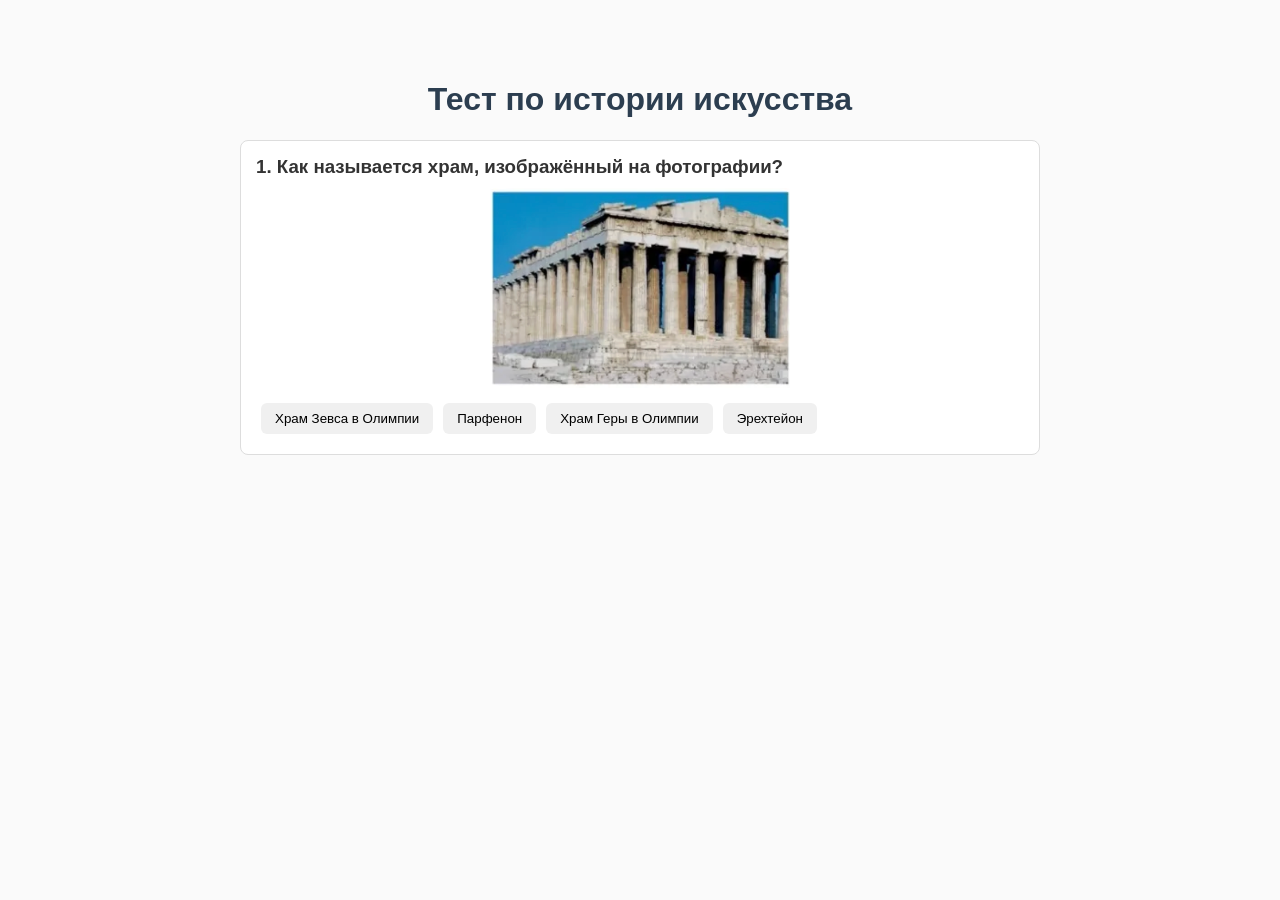
<file: art-lectures-quiz.html>
<!DOCTYPE html>
<html lang="ru">
<head>
  <meta charset="UTF-8">
  <meta name="viewport" content="width=device-width, initial-scale=1, viewport-fit=cover" />
  <title>Тест — История искусства</title>
  <link rel="stylesheet" href="style.css">
</head>
<body>
  <h1>Тест по истории искусства</h1>
  <div id="quiz"></div>
  <div id="info"></div>
  <script src="script.js"></script>
  <script>
    const params = new URLSearchParams(window.location.search);
    const topic = params.get("topic") || "all";
    startArtHistoryQuiz(topic);
  </script>
</body>
</html>
</file>
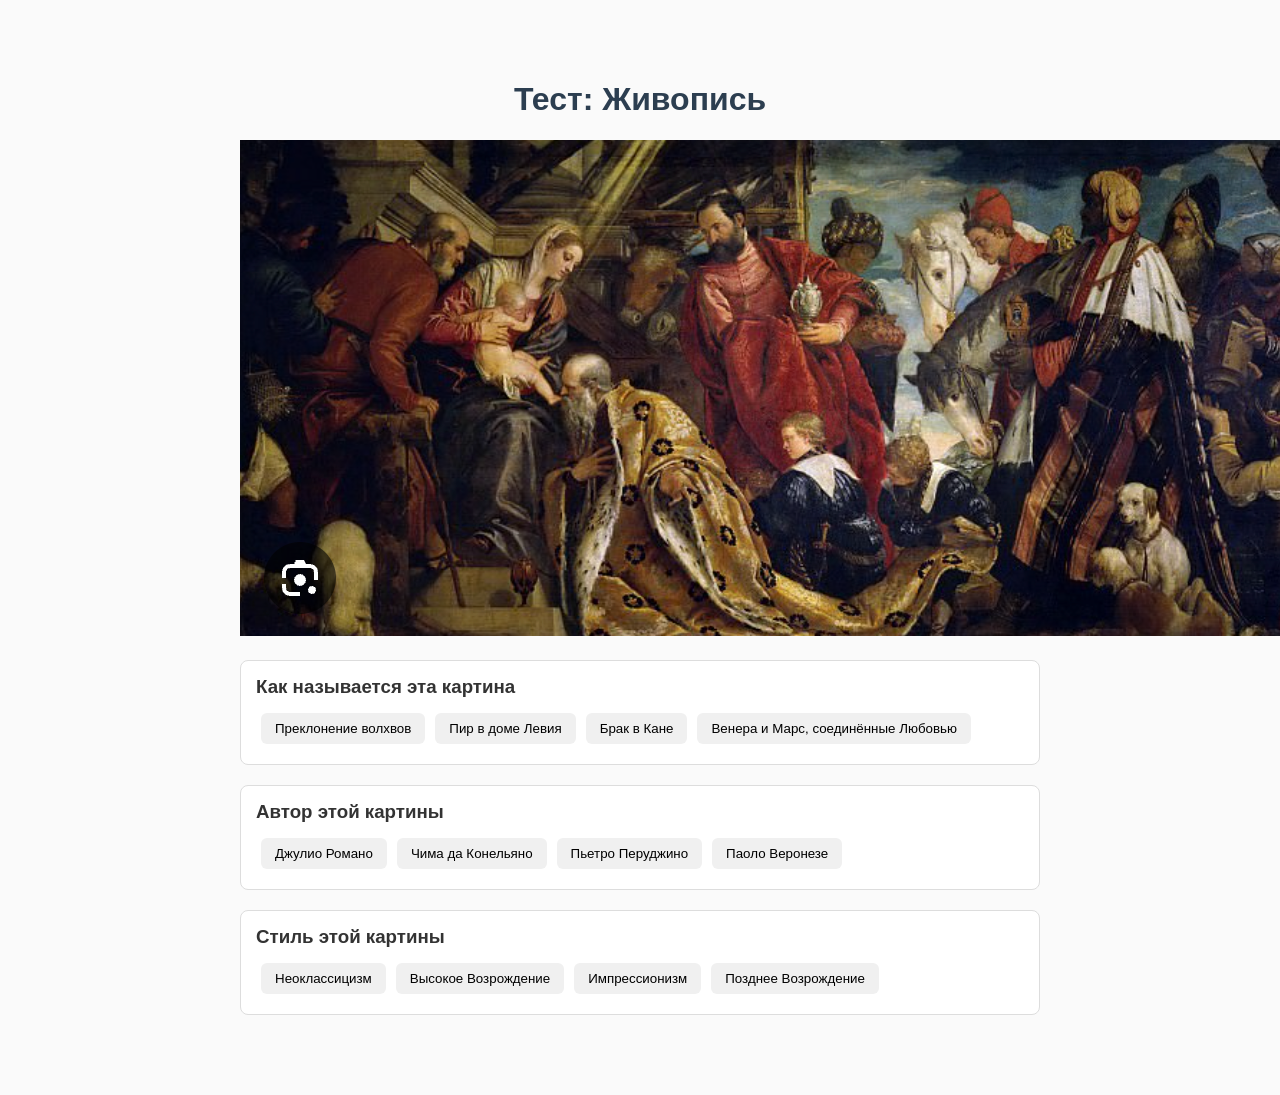
<file: art-paintings.html>
<!DOCTYPE html>
<html lang="ru">
<head>
  <meta charset="UTF-8">
  <meta name="viewport" content="width=device-width, initial-scale=1, viewport-fit=cover" />
  <title>Живопись — Studying Quiz</title>
  <link rel="stylesheet" href="style.css">
</head>
<body>
  <h1>Тест: Живопись</h1>
  <div id="quiz"></div>
  <div id="info"></div>
  <script src="script.js"></script>
  <script>
    startArtQuiz(); // запускаем логику для картин
  </script>
</body>
</html>
</file>
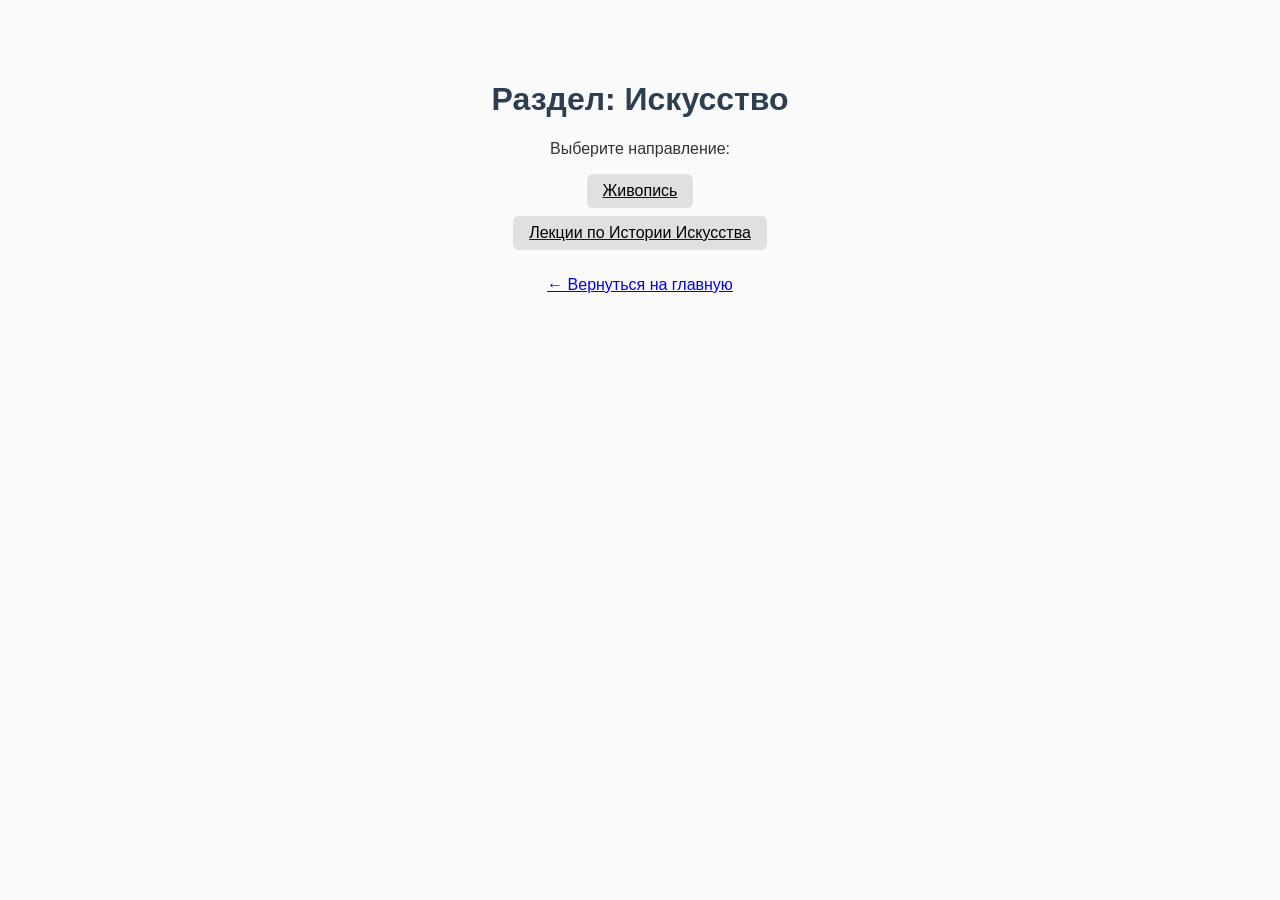
<file: art.html>
<!DOCTYPE html>
<html lang="ru">
<head>
  <meta charset="UTF-8">
  <meta name="viewport" content="width=device-width, initial-scale=1, viewport-fit=cover" />
  <title>Искусство — Studying Quiz</title>
  <link rel="stylesheet" href="style.css">
</head>
<body>
  <h1>Раздел: Искусство</h1>
  <p>Выберите направление:</p>
  <div class="menu">
    <a href="art-paintings.html"><button>Живопись</button></a>
    <a href="art-lectures.html"><button>Лекции по Истории Искусства</button></a>
  </div>
  <br>
  <a href="index.html">← Вернуться на главную</a>
</body>
</html>
</file>
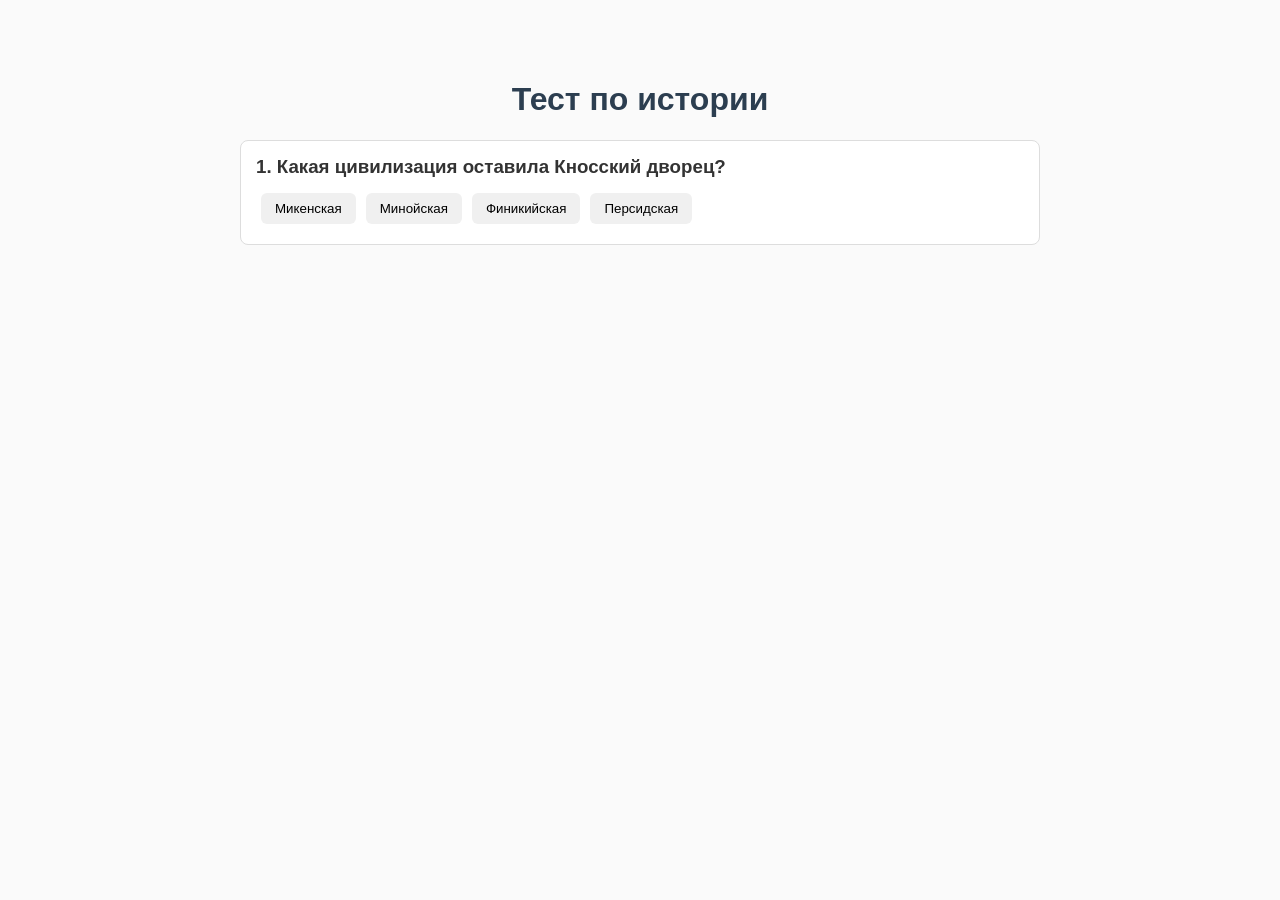
<file: history-quiz.html>
<!DOCTYPE html>
<html lang="ru">
<head>
  <meta charset="UTF-8">
  <title>Тест — История</title>
  <link rel="stylesheet" href="style.css">
</head>
<body>
  <h1>Тест по истории</h1>
  <div id="quiz"></div>
  <div id="info"></div>
  <script src="script.js"></script>
  <script>
    // читаем выбранную тему из параметров URL
    const params = new URLSearchParams(window.location.search);
    const topic = params.get("topic") || "all";
    startHistoryQuiz(topic);
  </script>
</body>
</html>
</file>
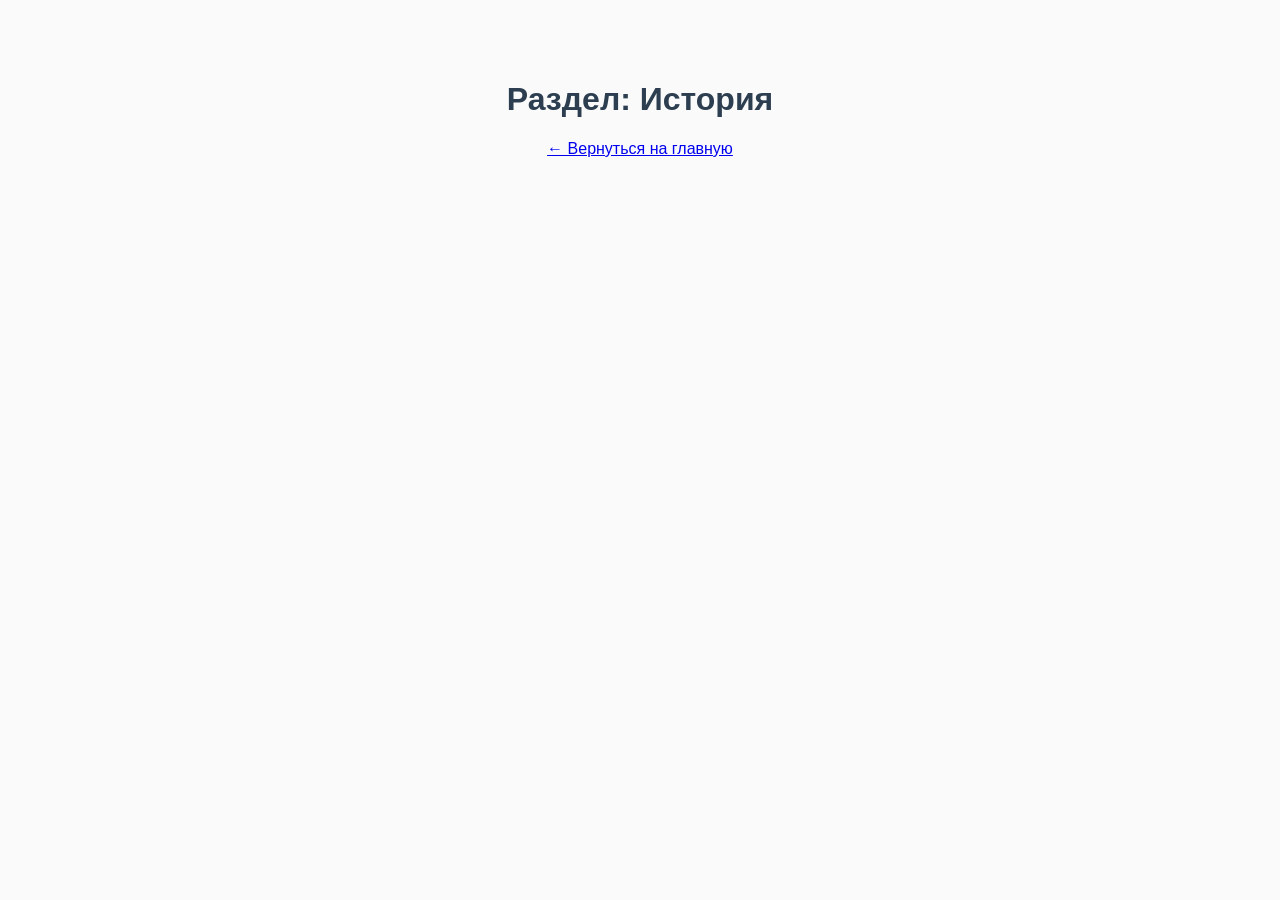
<file: probability.html>
<!DOCTYPE html>
<html lang="ru">
<head>
  <meta charset="UTF-8">
  <title>История — Studying Quiz</title>
  <link rel="stylesheet" href="style.css">
</head>
<body>
  <h1>Раздел: История</h1>
  <a href="index.html">← Вернуться на главную</a>
  <div id="quiz"></div>
  <script src="script.js"></script>
  <script>
    startQuiz("Теория Вероятности");
  </script>
</body>
</html>
</file>
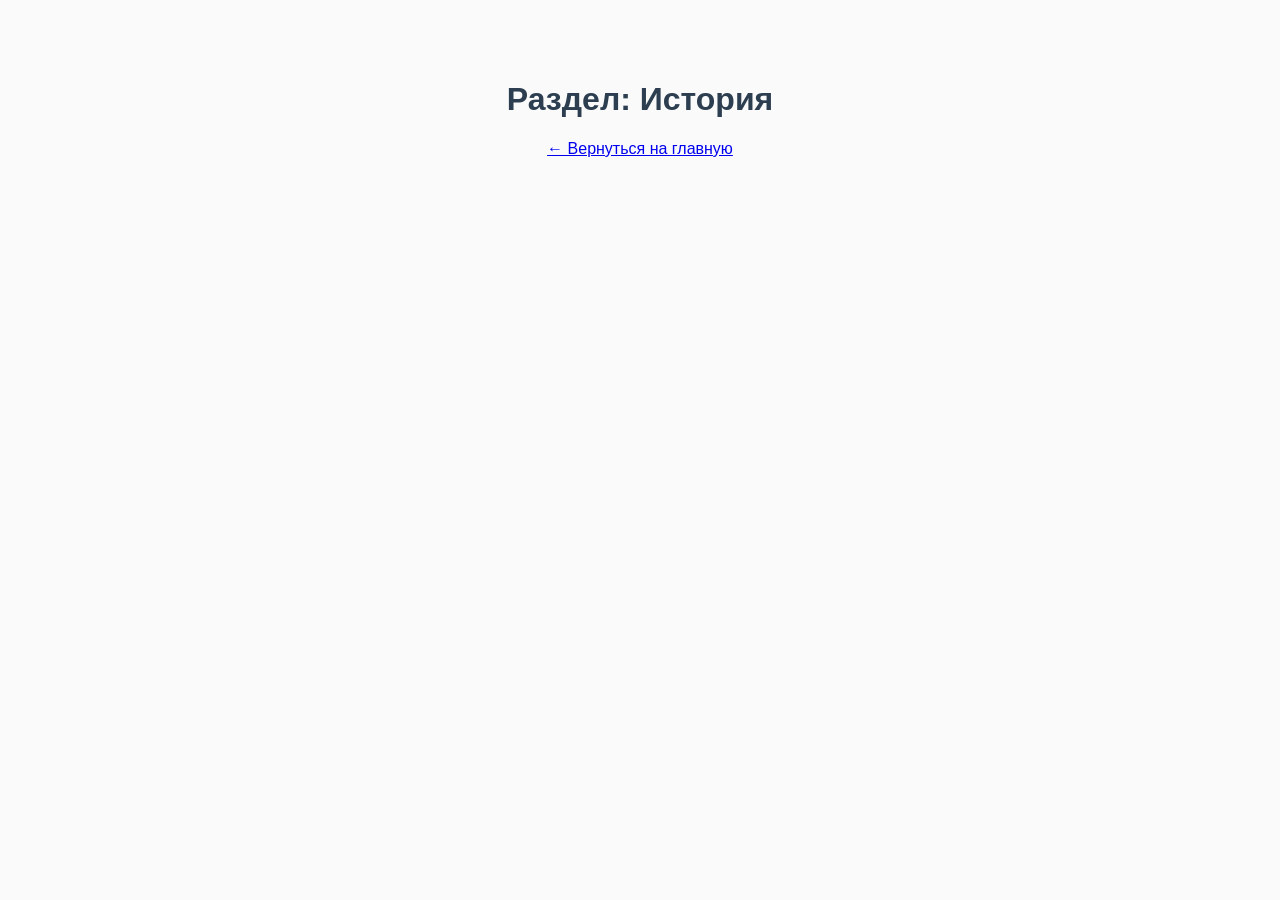
<file: python.html>
<!DOCTYPE html>
<html lang="ru">
<head>
  <meta charset="UTF-8">
  <title>История — Studying Quiz</title>
  <link rel="stylesheet" href="style.css">
</head>
<body>
  <h1>Раздел: История</h1>
  <a href="index.html">← Вернуться на главную</a>
  <div id="quiz"></div>
  <script src="script.js"></script>
  <script>
    startQuiz("python");
  </script>
</body>
</html>
</file>
<file: style.css>
/* === Общие стили для всех страниц === */
body {
  font-family: Arial, sans-serif;
  max-width: 800px;
  margin: 40px auto;
  padding: 20px;
  text-align: center;
  background: #fafafa;
  color: #333;
}

h1 {
  color: #2c3e50; /* тёмный цвет для всех страниц */
}

/* На главной странице (с фоном) делаем светлым */
body.home h1 {
  color: #f1f1f1; /* светлый */
}

/* === Блок с кнопками/контентом по умолчанию (центровка) === */
.overlay {
  background: rgba(0, 0, 0, 0.6);
  padding: 20px 30px;
  border-radius: 12px;
  display: inline-block;
  text-align: center;
  margin: 20px auto;
}

/* === Кнопки меню === */
.menu button {
  display: block;
  margin: 8px auto;
  padding: 8px 16px;
  font-size: 16px;
  border-radius: 6px;
  cursor: pointer;
  border: none;
  background: #e0e0e0;
  color: #000;
  transition: 0.3s;
}

.menu button:hover {
  background: #d0e6ff;
}

/* === Вопросы === */
.question {
  margin: 20px 0;
  padding: 15px;
  border: 1px solid #ddd;
  border-radius: 8px;
  background: #fff;
  text-align: left; /* вопросы и ответы выравниваем влево */
}

.question h3 {
  margin-top: 0;
  margin-bottom: 10px;
}

.question button {
  margin: 5px;
  padding: 8px 14px;
  border-radius: 6px;
  border: none;
  cursor: pointer;
  background: #f0f0f0;
  transition: 0.3s;
}

.question button:hover:not(:disabled) {
  background: #d0e6ff;
}

button.correct {
  background: #c8f7c5 !important;
}

button.wrong {
  background: #f7c5c5 !important;
}

/* === Текст ответа (info) === */
.question p {
  margin-top: 8px;
  padding: 8px;
  background: #f9f9f9;
  border-left: 4px solid #ccc;
  border-radius: 4px;
  white-space: pre-line; /* сохраняем переносы \n */
}

/* === Специальные стили только для главной === */
body.home {
  background: url("background.jpg") no-repeat center center fixed;
  background-size: contain;
  background-color: #000;
  color: #fff;
  margin: 0;
  height: 100vh;
  position: relative;
}

body.home .overlay {
  position: absolute;
  top: 100px;   /* сдвиг вниз */
  left: 800px;  /* сдвиг вправо */
}
</file>
